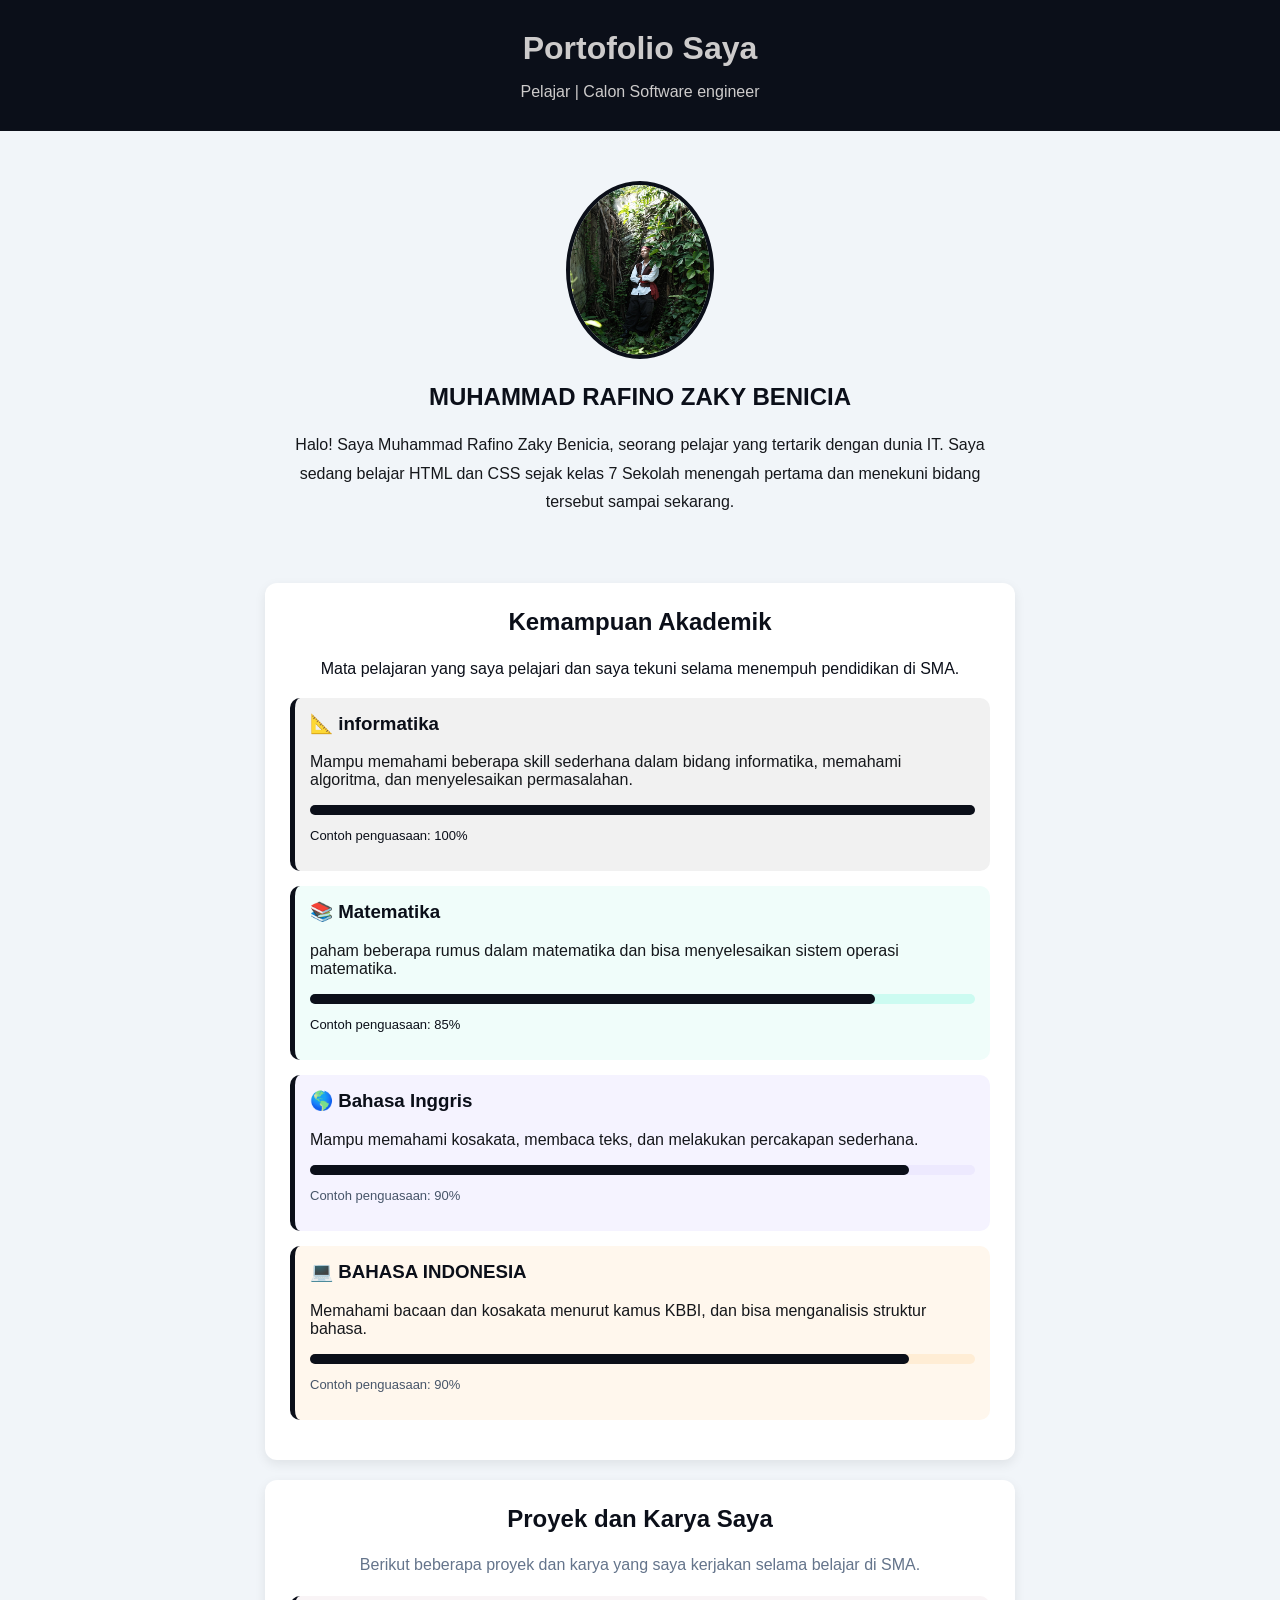
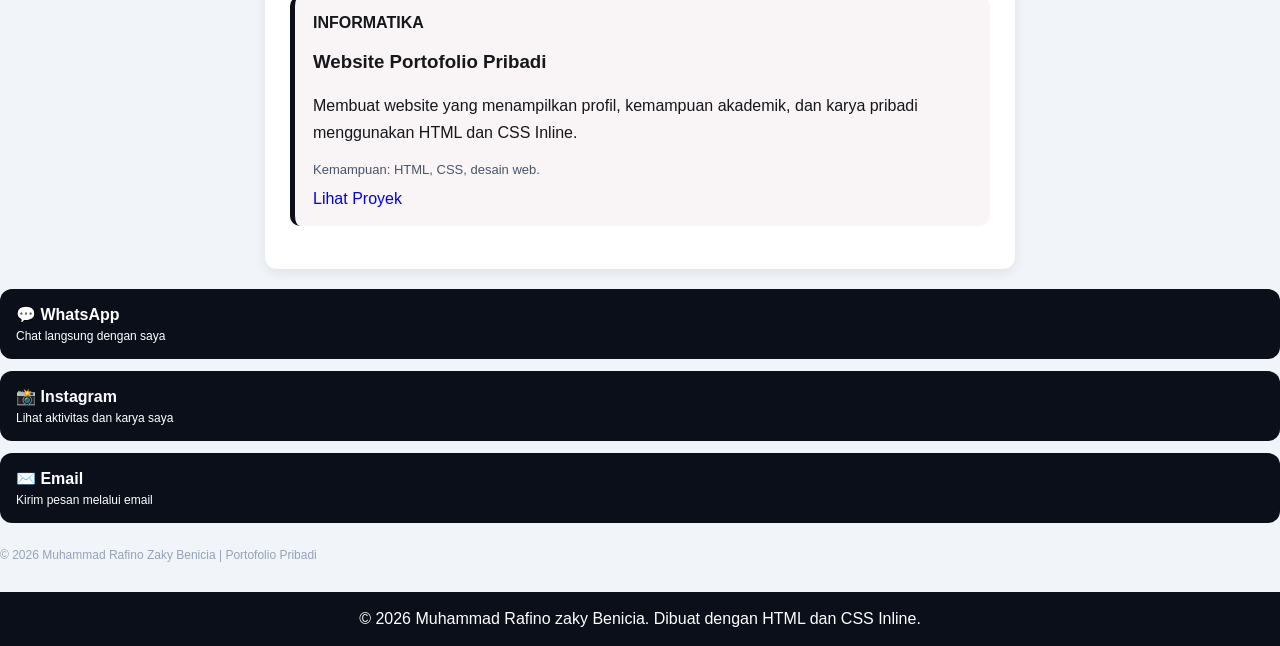
<file: index.html>
<!DOCTYPE html>
<html lang="id">
<head>
    <meta charset="UTF-8">
    <meta name="viewport" content="width=device-width, initial-scale=1.0">
    <title>Portofolio Pribadi</title>
</head>

<body style="
    margin: 0;
    font-family: Arial, sans-serif;
    background-color: #f1f5f9;
    color: #15171b;
">

    <!-- Bagian Header -->
    <header style="
        background-color: #0b0f19;
        color: rgb(205, 203, 203);
        text-align: center;
        padding: 30px 20px;
    ">
        <h1 style="margin: 0;">Portofolio Saya</h1>
        <p style="margin-bottom: 0;">
            Pelajar | Calon Software engineer        </p>
    </header>

    <!-- Bagian Profil -->
    <section style="
        text-align: center;
        padding: 30px 20px;
        background-color: #white ;
        margin: 20px auto;
        max-width: 700px;
        border-radius: 12px;
    ">
        <img
            src="Rafino.jpeg"
            alt="Foto profil"
            style="
                width: 140px;
                height: 170px;
                border-radius: 50%;
                border: 4px solid #0b0f19;
            "
        >

        <h2 style="color: #0b0f19">
            MUHAMMAD RAFINO ZAKY BENICIA
        </h2>

        <p style="line-height: 1.8;">
            Halo! Saya Muhammad Rafino Zaky Benicia, seorang pelajar yang tertarik dengan dunia IT. Saya sedang belajar HTML dan CSS sejak kelas 7 Sekolah menengah pertama dan menekuni bidang tersebut sampai sekarang.
        </p>
    </section>

    <!-- Bagian Keahlian -->
    
<!-- Bagian Kemampuan Akademik -->
<section style="
    background-color: white;
    padding: 25px;
    margin: 20px auto;
    max-width: 700px;
    border-radius: 12px;
    box-shadow: 0 4px 12px rgba(0,0,0,0.08);
">

    <h2 style="
        color: #0b0f19;
        text-align: center;
        margin-top: 0;
    ">
        Kemampuan Akademik
    </h2>

    <p style="
        text-align: center;
        color: #0b0f19;
        line-height: 1.6;
    ">
        Mata pelajaran yang saya pelajari dan
        saya tekuni selama menempuh pendidikan di SMA.
    </p>

    <!-- INFORMATIKA -->
    <div style="
        background-color: #f1f1f1;
        padding: 15px;
        margin: 15px 0;
        border-radius: 10px;
        border-left: 5px solid #0b0f19;
    ">
        <h3 style="margin-top: 0; color: #0b0f19;">
            📐 informatika
        </h3>
        <p>
            Mampu memahami beberapa skill sederhana dalam bidang informatika,
            memahami algoritma, dan menyelesaikan permasalahan.
        </p>
        <div style="
            background-color: #0b0f19;
            height: 10px;
            border-radius: 10px;
        ">
            <div style="
                background-color: #0b0f19
                width: 75%;
                height: 10px;
                border-radius: 10px;
            "></div>
        </div>
        <p style="font-size: 13px; color: #0b0f19">
            Contoh penguasaan: 100%
        </p>
    </div>

    <!-- MATEMATIKA -->
    <div style="
        background-color: #f0fdfa;
        padding: 15px;
        margin: 15px 0;
        border-radius: 10px;
        border-left: 5px solid #0b0f19
    ">
        <h3 style="margin-top: 0; color: #0b0f19;">
            📚 Matematika
        </h3>
        <p>
            paham beberapa rumus dalam matematika
            dan bisa menyelesaikan sistem operasi matematika.
        </p>
        <div style="
            background-color: #ccfbf1;
            height: 10px;
            border-radius: 10px;
        ">
            <div style="
                background-color: #0b0f19;
                width: 85%;
                height: 10px;
                border-radius: 10px;
            "></div>
        </div>
        <p style="font-size: 13px; color: #0b0f19">
            Contoh penguasaan: 85%
        </p>
    </div>

    <!-- Bahasa Inggris -->
    <div style="
        background-color: #f5f3ff;
        padding: 15px;
        margin: 15px 0;
        border-radius: 10px;
        border-left: 5px solid #0b0f19;
    ">
        <h3 style="margin-top: 0; color: #0b0f19;">
            🌎 Bahasa Inggris
        </h3>
        <p>
            Mampu memahami kosakata, membaca teks,
            dan melakukan percakapan sederhana.
        </p>
        <div style="
            background-color: #ede9fe;
            height: 10px;
            border-radius: 10px;
        ">
            <div style="
                background-color: #0b0f19;
                width: 90%;
                height: 10px;
                border-radius: 10px;
            "></div>
        </div>
        <p style="font-size: 13px; color: #475569;">
            Contoh penguasaan: 90%
        </p>
    </div>

    <!-- Informatika -->
    <div style="
        background-color: #fff7ed;
        padding: 15px;
        margin: 15px 0;
        border-radius: 10px;
        border-left: 5px solid #0b0f19;
    ">
        <h3 style="margin-top: 0; color: #0b0f19;">
            💻 BAHASA INDONESIA
        </h3>
        <p>
            Memahami bacaan dan kosakata menurut kamus KBBI,
            dan bisa menganalisis struktur bahasa.
        </p>
        <div style="
            background-color: #ffedd5;
            height: 10px;
            border-radius: 10px;
        ">
            <div style="
                background-color: #0b0f19;
                width: 90%;
                height: 10px;
                border-radius: 10px;
            "></div>
        </div>
        <p style="font-size: 13px; color: #475569;">
            Contoh penguasaan: 90%
        </p>
    </div>

</section>

<!-- Bagian Proyek -->
   
<!-- Bagian Proyek dan Karya Saya -->
<section style="
    background-color: white;
    padding: 25px;
    margin: 20px auto;
    max-width: 700px;
    border-radius: 12px;
    box-shadow: 0 4px 12px rgba(0,0,0,0.08);
">

    <h2 style="
        color: #0b0f19;
        text-align: center;
        margin-top: 0;
    ">
        Proyek dan Karya Saya
    </h2>

    <p style="
        color: #64748b;
        text-align: center;
        line-height: 1.6;
    ">
        Berikut beberapa proyek dan karya yang saya
        kerjakan selama belajar di SMA.
    </p>

    <!-- Proyek 1 -->
    <div style="
        background-color: #f9f4f6;
        padding: 18px;
        margin: 18px 0;
        border-radius: 10px;
        border-left: 5px solid #0b0f19
    ">
        <p style="
            color: #0b0f19
            font-size: 13px;
            font-weight: bold;
            margin-top: 0;
        ">
            INFORMATIKA
        </p>

        <h3>Website Portofolio Pribadi</h3>

        <p style="line-height: 1.7;">
            Membuat website yang menampilkan profil,
            kemampuan akademik, dan karya pribadi
            menggunakan HTML dan CSS Inline.
        </p>

        <p style="font-size: 13px; color: #475569;">
            Kemampuan: HTML, CSS, desain web.
        </p>

        <a href="informatika.html"
           style="
               display: inline-block;
               background-color: #0b0f19
               color: #9b0c41
               padding: 10px 16px;
               border-radius: 6px;
               text-decoration: none;
           ">
            Lihat Proyek
        </a>
    </div>
</section>




    <!-- Tombol WhatsApp -->
    <a
        href="https://wa.me/62085147161101"
        target="_blank"
        rel="noopener noreferrer"
        style="
            display: block;
            background-color: #0b0f19;
            color: white;
            padding: 16px;
            margin: 12px 0;
            border-radius: 12px;
            text-decoration: none;
            font-size: 16px;
            font-weight: bold;
        "
    >
        💬 WhatsApp
        <span style="
            display: block;
            font-size: 12px;
            font-weight: normal;
            margin-top: 5px;
        ">
            Chat langsung dengan saya
        </span>
    </a>

    <!-- Tombol Instagram -->
    <a
        href="https://www.instagram.com/rafinozaky_/"
        target="_blank"
        rel="noopener noreferrer"
        style="
            display: block;
            background-color: #0b0f19;
            color: white;
            padding: 16px;
            margin: 12px 0;
            border-radius: 12px;
            text-decoration: none;
            font-size: 16px;
            font-weight: bold;
        "
    >
        📸 Instagram
        <span style="
            display: block;
            font-size: 12px;
            font-weight: normal;
            margin-top: 5px;
        ">
            Lihat aktivitas dan karya saya
        </span>
    </a>

    <!-- Tombol Email -->
    <a
        href="mailto:rafinozakysantoso@gmail.com"
        style="
            display: block;
            background-color: #0b0f19;
            color: white;
            padding: 16px;
            margin: 12px 0;
            border-radius: 12px;
            text-decoration: none;
            font-size: 16px;
            font-weight: bold;
        "
    >
        ✉️ Email
        <span style="
            display: block;
            font-size: 12px;
            font-weight: normal;
            margin-top: 5px;
        ">
            Kirim pesan melalui email
        </span>
    </a>

    <p style="
        color: #94a3b8;
        font-size: 12px;
        margin-top: 25px;
        margin-bottom: 0;
    ">
        © 2026 Muhammad Rafino Zaky Benicia | Portofolio Pribadi
    </p>

</section>


    <!-- Bagian Footer -->
    <footer style="
        background-color: #0b0f19;
        color: white;
        text-align: center;
        padding: 18px;
        margin-top: 30px;
    ">
        <p style="margin: 0;">
            &copy; 2026 Muhammad Rafino zaky Benicia. Dibuat dengan HTML dan CSS Inline.
        </p>
    </footer>

</body>
</html>
</file>
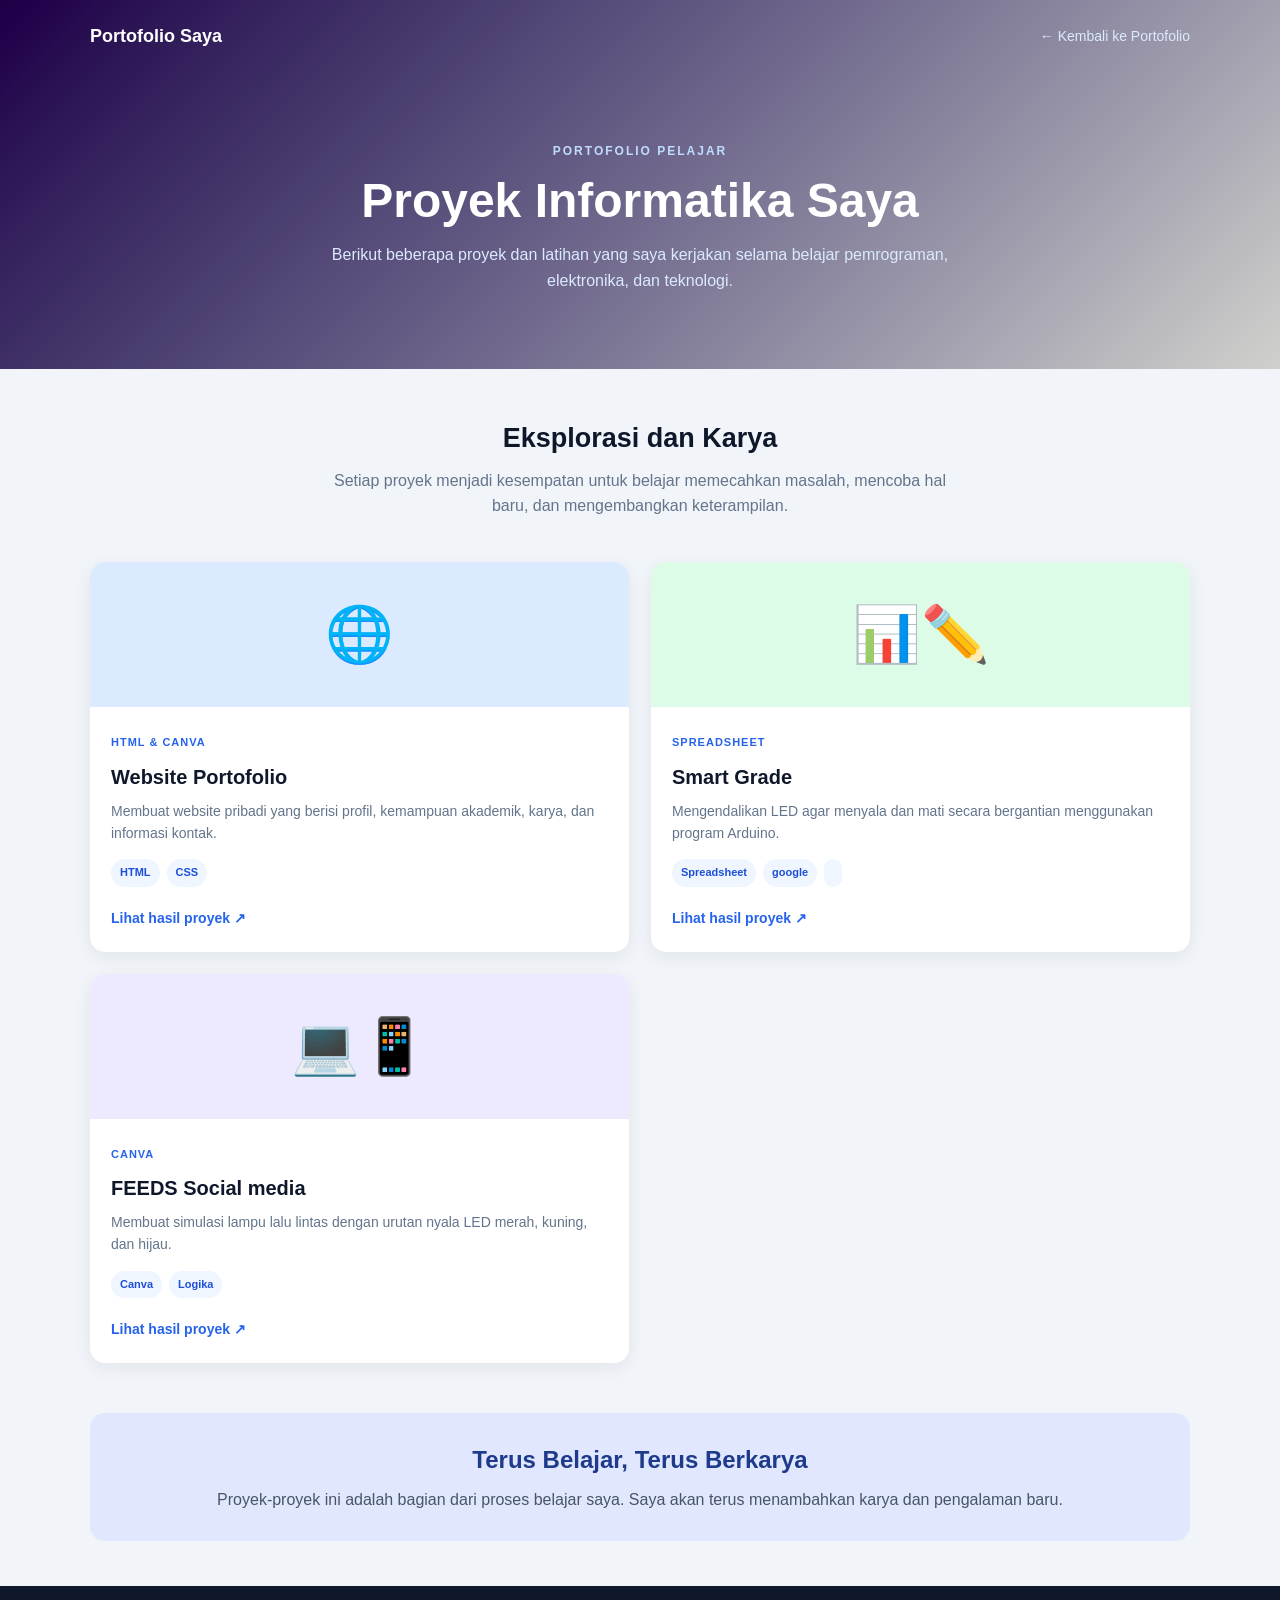
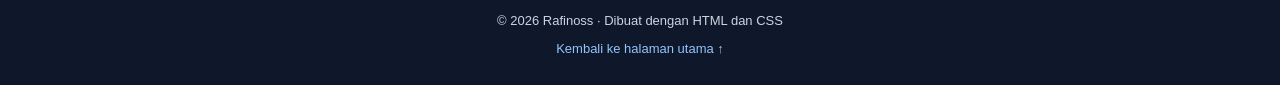
<file: informatika.html>
<!DOCTYPE html>
<html lang="id">
<head>
  <meta charset="UTF-8">
  <meta name="viewport" content="width=device-width, initial-scale=1.0">
  <meta name="description" content="Kumpulan proyek Informatika saya.">
  <title>Proyek Informatika Saya</title>
  <link rel="stylesheet" href="style-projek.css">
</head>
<body>
  <header class="site-header">
    <nav class="navbar">
      <a class="brand" href="index.html">Portofolio Saya</a>
      <a class="back-link" href="index.html">← Kembali ke Portofolio</a>
    </nav>
    <div class="hero">
      <span class="eyebrow">PORTOFOLIO PELAJAR</span>
      <h1>Proyek Informatika Saya</h1>
      <p>Berikut beberapa proyek dan latihan yang saya kerjakan selama belajar pemrograman, elektronika, dan teknologi.</p>
    </div>
  </header>

  <main class="container">
    <section class="intro">
      <h2>Eksplorasi dan Karya</h2>
      <p>Setiap proyek menjadi kesempatan untuk belajar memecahkan masalah, mencoba hal baru, dan mengembangkan keterampilan.</p>
    </section>

    <section class="project-grid" aria-label="Daftar proyek Informatika">
      <article class="project-card">
        <div class="project-visual visual-blue"><span>🌐</span></div>
        <div class="project-content">
          <span class="category">HTML &amp; Canva</span><h3>Website Portofolio</h3>
          <p>Membuat website pribadi yang berisi profil, kemampuan akademik, karya, dan informasi kontak.</p>
          <div class="tags"><span>HTML</span><span>CSS</span></div>
          <a class="project-link" href="https://canva.link/j6q3lufdkt8b4ii">Lihat hasil proyek ↗</a>
        </div>
      </article>

      <article class="project-card">
        <div class="project-visual visual-green"><span>📊✏️</span></div>
        <div class="project-content">
          <span class="category">SPREADSHEET</span><h3>Smart Grade</h3>
          <p>Mengendalikan LED agar menyala dan mati secara bergantian menggunakan program Arduino.</p>
          <div class="tags"><span>Spreadsheet</span><span>google</span><span></span></div>
          <a class="project-link" href="https://docs.google.com/spreadsheets/d/1iO9jQPK45sMYCt0JIz53pFoNrEkgcHWche5HoQVSY1E/edit?usp=drivesdk">Lihat hasil proyek ↗</a>
        </div>
      </article>

      <article class="project-card">
        <div class="project-visual visual-purple"><span>💻📱</span></div>
        <div class="project-content">
          <span class="category">Canva</span><h3>FEEDS Social media</h3>
          <p>Membuat simulasi lampu lalu lintas dengan urutan nyala LED merah, kuning, dan hijau.</p>
          <div class="tags"><span>Canva</span><span>Logika</span></div>
          <a class="project-link" href="https://canva.link/flh38u51czkhr3l">Lihat hasil proyek ↗</a>
        </div>
      </article>

     
    </section>

    <section class="note">
      <h2>Terus Belajar, Terus Berkarya</h2>
      <p>Proyek-proyek ini adalah bagian dari proses belajar saya. Saya akan terus menambahkan karya dan pengalaman baru.</p>
    </section>
  </main>

  <footer class="footer">
    <p>© 2026 Rafinoss · Dibuat dengan HTML dan CSS</p>
    <a href="index.html">Kembali ke halaman utama ↑</a>
  </footer>
</body>
</html>
</file>
<file: style-projek.css>
/* CSS EKSTERNAL - HALAMAN PROYEK INFORMATIKA */
* { box-sizing: border-box; }
html { scroll-behavior: smooth; }
body {
  margin: 0; font-family: Arial, Helvetica, sans-serif;
  background: #f1f5f9; color: #1e293b; line-height: 1.6;
}
.site-header { background: linear-gradient(135deg, lab(5.45% 30.85 -39.13), lch(83.64% 2.65 117.84)); color: white; padding: 0 7%; }
.navbar {
  max-width: 1100px; margin: auto; min-height: 72px;
  display: flex; justify-content: space-between; align-items: center; gap: 20px;
}
.brand { color: white; text-decoration: none; font-weight: bold; font-size: 18px; }
.back-link { color: #dbeafe; text-decoration: none; font-size: 14px; }
.back-link:hover, .footer a:hover { text-decoration: underline; }
.hero { max-width: 850px; margin: auto; text-align: center; padding: 65px 15px 75px; }
.eyebrow { display: inline-block; color: #bfdbfe; font-size: 12px; font-weight: bold; letter-spacing: 2px; margin-bottom: 12px; }
.hero h1 { margin: 0 0 14px; font-size: clamp(32px, 5vw, 48px); line-height: 1.15; }
.hero p { max-width: 650px; margin: auto; color: #dbeafe; font-size: 16px; }
.container { width: min(1100px, 90%); margin: 0 auto; }
.intro { text-align: center; padding: 48px 10px 28px; }
.intro h2 { margin: 0 0 8px; color: #0f172a; font-size: 27px; }
.intro p { max-width: 650px; margin: auto; color: #64748b; }
.project-grid { display: grid; grid-template-columns: repeat(2, minmax(0, 1fr)); gap: 22px; padding: 15px 0 45px; }
.project-card {
  background: white; border-radius: 15px; overflow: hidden;
  box-shadow: 0 5px 18px rgba(15, 23, 42, .07);
  transition: transform .2s ease, box-shadow .2s ease;
}
.project-card:hover { transform: translateY(-5px); box-shadow: 0 12px 25px rgba(15, 23, 42, .12); }
.project-visual { min-height: 145px; display: flex; justify-content: center; align-items: center; }
.project-visual span { font-size: 55px; }
.visual-blue { background: #dbeafe; }
.visual-green { background: #dcfce7; }
.visual-purple { background: #ede9fe; }
.visual-orange { background: #ffedd5; }
.visual-pink { background: #fce7f3; }
.visual-teal { background: #ccfbf1; }
.visual-yellow { background: #fef9c3; }
.visual-slate { background: #e2e8f0; }
.project-content { padding: 21px; }
.category { color: #2563eb; font-size: 11px; font-weight: bold; letter-spacing: 1px; text-transform: uppercase; }
.project-content h3 { margin: 7px 0; color: #0f172a; font-size: 20px; }
.project-content p { color: #64748b; font-size: 14px; margin: 0 0 15px; }
.tags { display: flex; flex-wrap: wrap; gap: 7px; margin-bottom: 18px; }
.tags span { background: #eff6ff; color: #1d4ed8; padding: 5px 9px; border-radius: 20px; font-size: 11px; font-weight: bold; }
.project-link { display: inline-block; color: #2563eb; font-size: 14px; font-weight: bold; text-decoration: none; }
.project-link:hover { color: #1e40af; text-decoration: underline; }
.note { background: #e0e7ff; border-radius: 15px; padding: 28px; text-align: center; margin: 5px 0 45px; }
.note h2 { margin: 0 0 8px; color: #1e3a8a; }
.note p { color: #475569; margin: 0; }
.footer { background: #0f172a; color: #cbd5e1; text-align: center; padding: 25px 15px; font-size: 13px; }
.footer p { margin: 0 0 7px; }
.footer a { color: #93c5fd; text-decoration: none; }

@media (max-width: 650px) {
  .site-header { padding: 0 5%; }
  .navbar { min-height: 65px; }
  .brand { font-size: 15px; }
  .back-link { font-size: 12px; }
  .hero { padding: 48px 5px 55px; }
  .hero p { font-size: 14px; }
  .container { width: 92%; }
  .project-grid { grid-template-columns: 1fr; gap: 17px; }
  .project-visual { min-height: 125px; }
  .intro { padding-top: 35px; }
}
</file>
